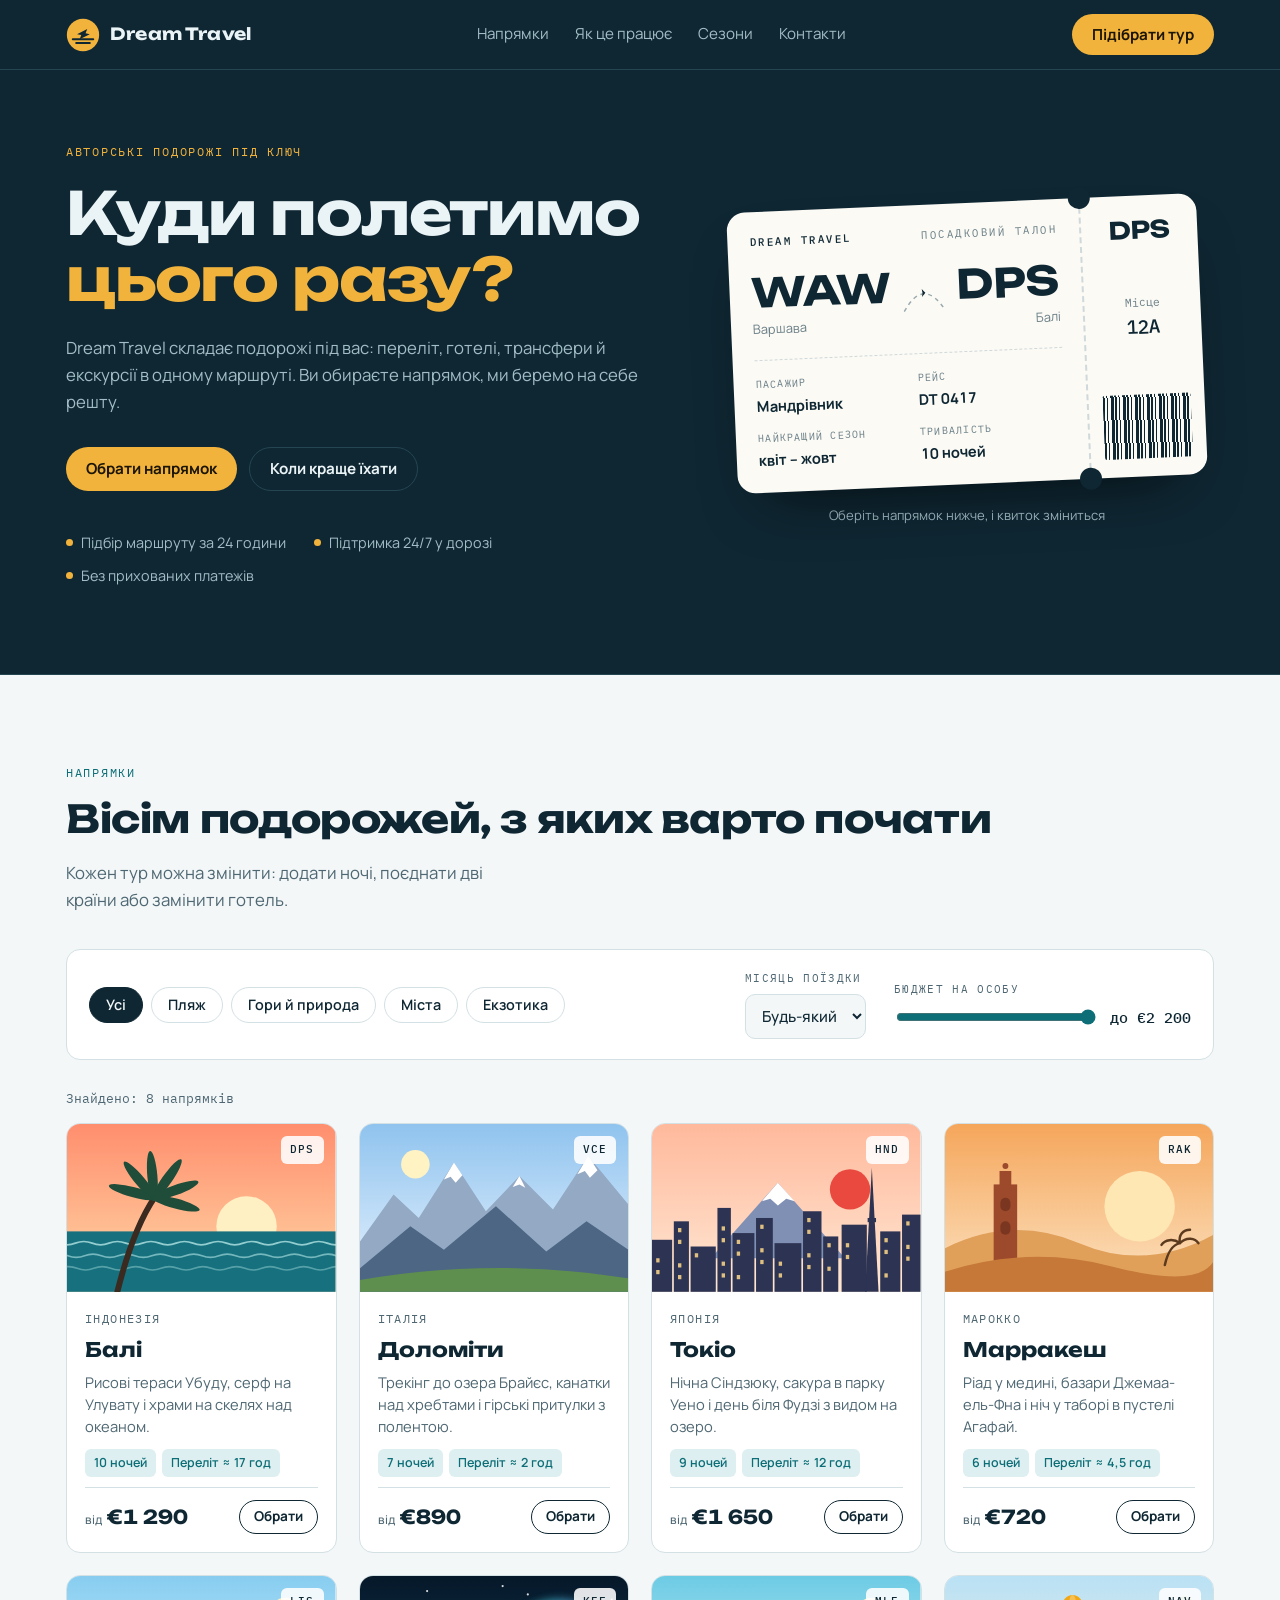
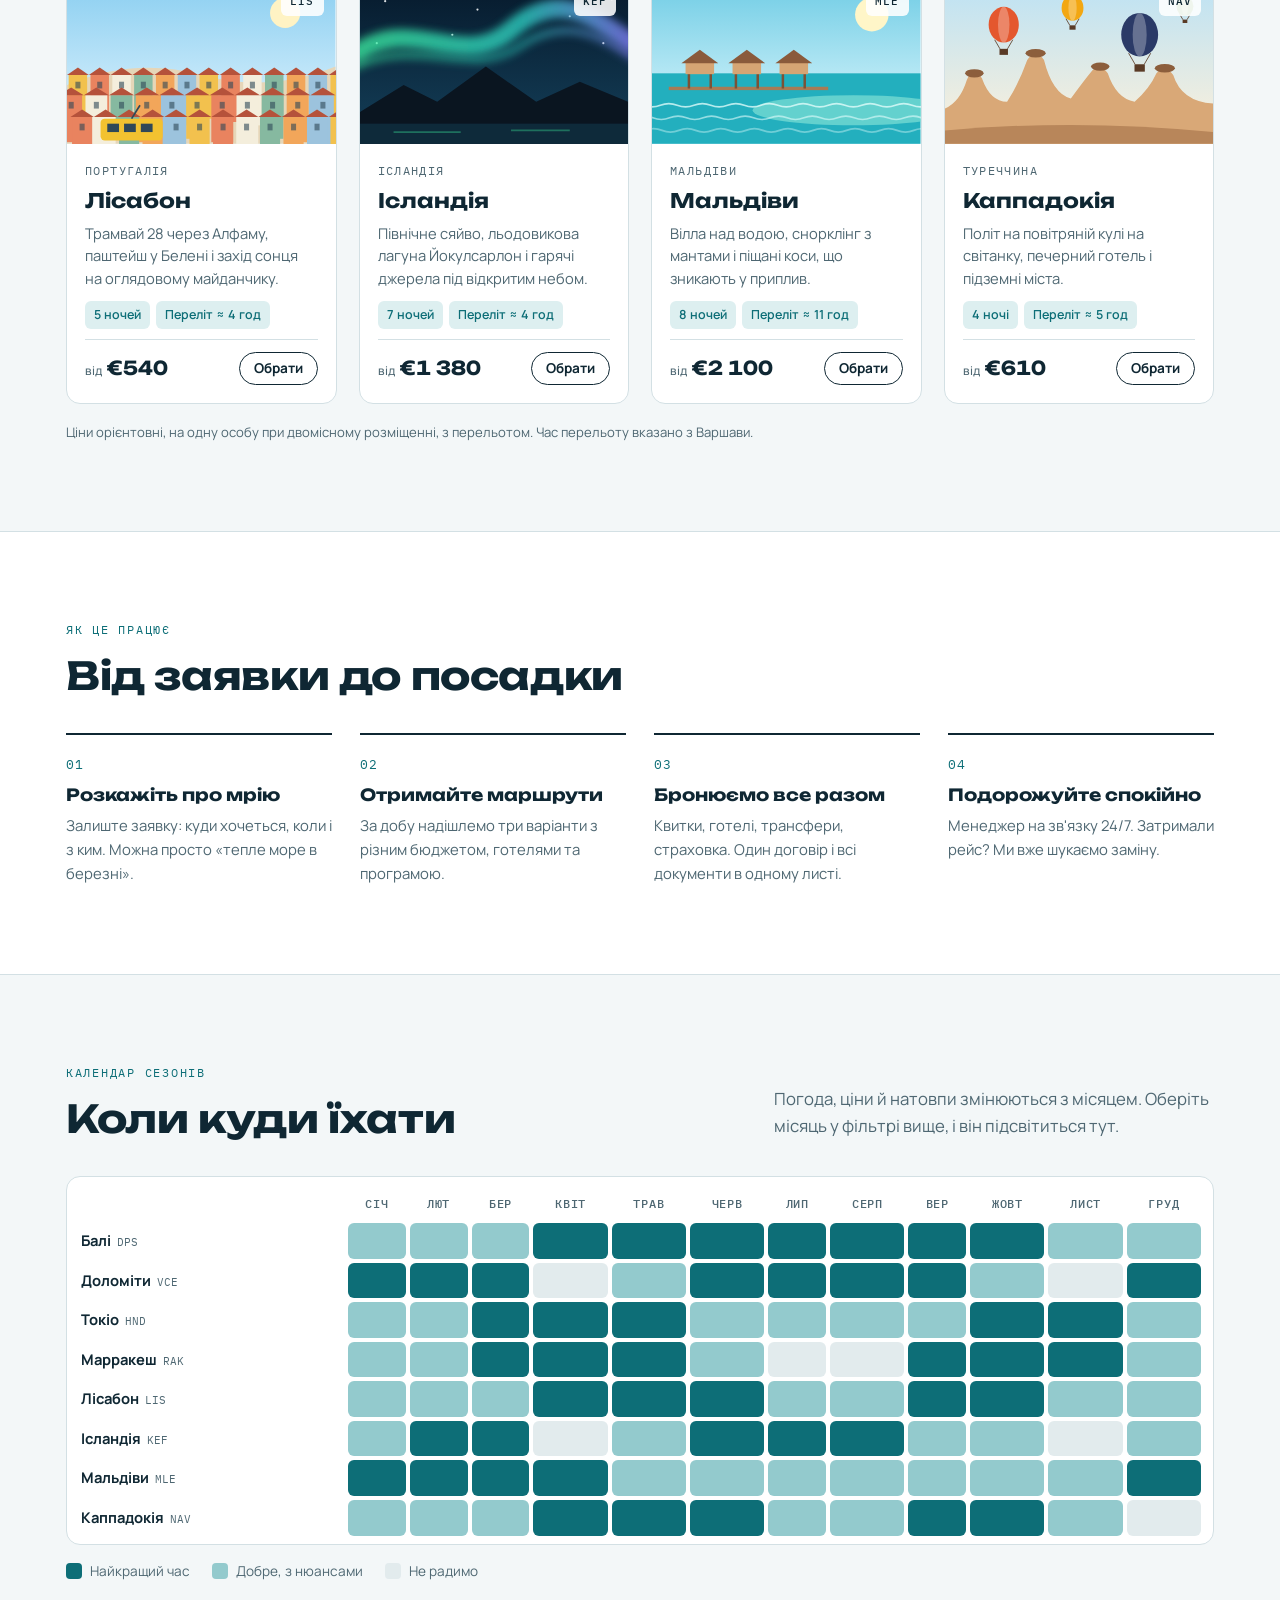
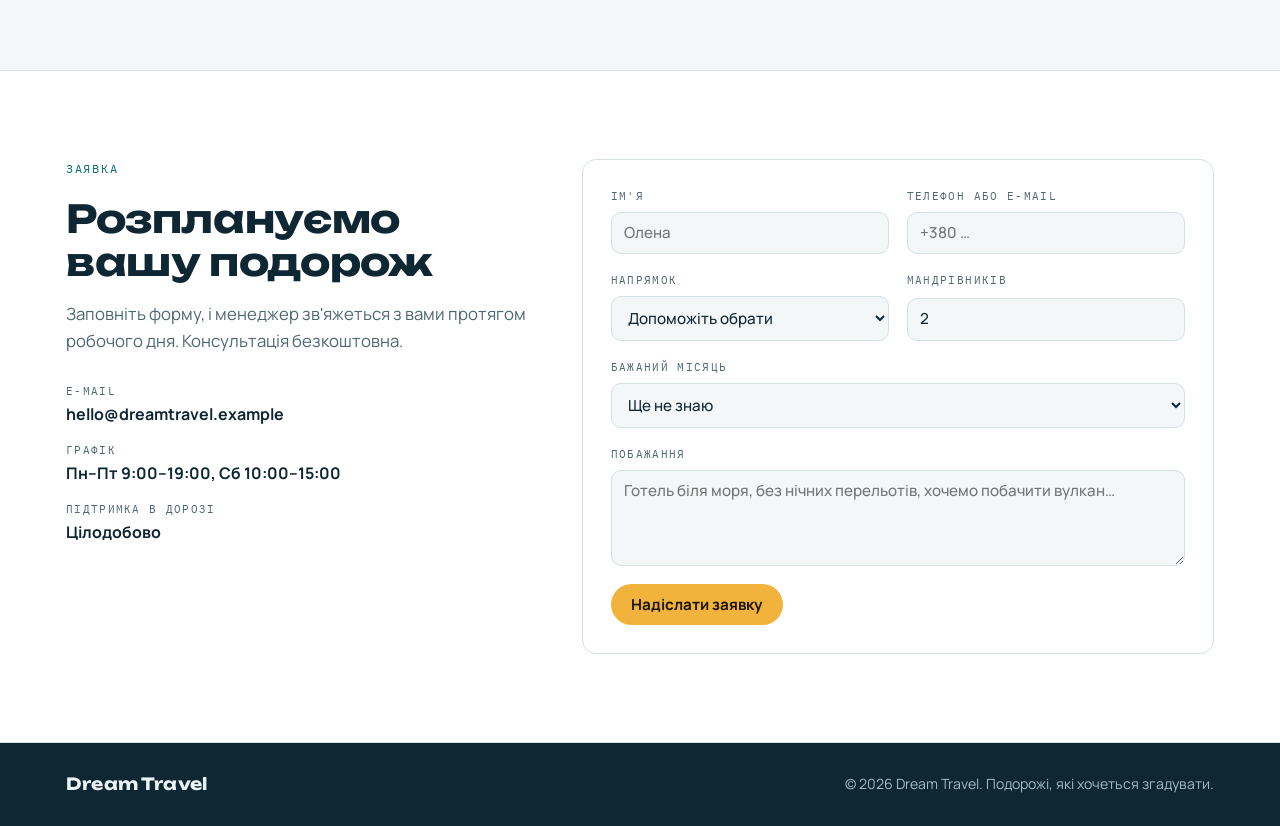
<file: dream-travel/index.html>
<!doctype html>
<html lang="uk">
<head>
<meta charset="utf-8">
<meta name="viewport" content="width=device-width, initial-scale=1, viewport-fit=cover">
<meta name="description" content="Dream Travel: авторські подорожі під ключ. Напрямки, календар сезонів і заявка на тур.">
<style>:root{padding-top:env(safe-area-inset-top,0px);padding-bottom:env(safe-area-inset-bottom,0px)}body{margin:0}img{max-width:100%}[hidden]{display:none!important}</style><title>Dream Travel</title>
<meta name="claude:viewport-fit-sides" content="cover">
<link rel="preconnect" href="https://fonts.googleapis.com">
<link rel="preconnect" href="https://fonts.gstatic.com" crossorigin>
<link rel="stylesheet" href="https://fonts.googleapis.com/css2?family=Unbounded:wght@500;700&family=Manrope:wght@400;500;700&family=IBM+Plex+Mono:wght@400;500&display=swap">
<style>
/* Layout: night-sky band with a live boarding pass, then a postcard grid, season chart and booking desk */
:root{
  --bg:#F3F7F8; --surface:#FFFFFF; --ink:#0F2733; --muted:#4E6772; --line:#D3E0E4;
  --sea:#0D6E77; --sea-soft:#DDEFF0; --sun:#F2B33D; --sun-ink:#1B1505;
  --band:#0F2733; --band-ink:#EAF3F5; --band-muted:#A3BDC6; --band-line:#264553;
  --ticket-bg:#FBFAF5; --ticket-ink:#0F2733; --ticket-muted:#6A7E86;
  --cal-2:#0D6E77; --cal-1:#93CACD; --cal-0:#E2EBED;
  --danger:#B3362B;
  --f-display:"Unbounded","Arial Black",system-ui,sans-serif;
  --f-body:"Manrope","Segoe UI",system-ui,sans-serif;
  --f-mono:"IBM Plex Mono",ui-monospace,Consolas,monospace;
  --radius:14px;
}
@media (prefers-color-scheme: dark){
  :root:not([data-theme="light"]){
    --bg:#0A171D; --surface:#11232B; --ink:#E6F0F2; --muted:#96B0BA; --line:#22404A;
    --sea:#55C2CA; --sea-soft:#14343C; --sun:#F4BE52; --sun-ink:#1B1505;
    --band:#06121A; --band-ink:#EAF3F5; --band-muted:#94AEB8; --band-line:#1C3540;
    --cal-2:#55C2CA; --cal-1:#2A6C72; --cal-0:#1A3139;
    --danger:#F08A7E;
    color-scheme:dark;
  }
}
:root[data-theme="dark"]{
  --bg:#0A171D; --surface:#11232B; --ink:#E6F0F2; --muted:#96B0BA; --line:#22404A;
  --sea:#55C2CA; --sea-soft:#14343C; --sun:#F4BE52; --sun-ink:#1B1505;
  --band:#06121A; --band-ink:#EAF3F5; --band-muted:#94AEB8; --band-line:#1C3540;
  --cal-2:#55C2CA; --cal-1:#2A6C72; --cal-0:#1A3139;
  --danger:#F08A7E;
  color-scheme:dark;
}
*{box-sizing:border-box}
html{scroll-behavior:smooth}
@media (prefers-reduced-motion: reduce){html{scroll-behavior:auto}*{animation:none!important;transition:none!important}}
body{background:var(--bg);color:var(--ink);font-family:var(--f-body);font-size:16px;line-height:1.6;-webkit-font-smoothing:antialiased}
body::before{content:"";position:fixed;inset:0 0 auto;height:env(safe-area-inset-top,0px);z-index:10;background:var(--band)}
.wrap{max-width:1180px;margin:0 auto;padding-left:max(16px,env(safe-area-inset-left,0px));padding-right:max(16px,env(safe-area-inset-right,0px))}
h1,h2,h3{font-family:var(--f-display);font-weight:700;line-height:1.12;text-wrap:balance;margin:0}
h2{font-size:clamp(1.6rem,3.2vw,2.4rem);letter-spacing:-.01em}
p{margin:0}
.eyebrow{font-family:var(--f-mono);font-size:.78rem;letter-spacing:.14em;text-transform:uppercase;color:var(--sea)}
.lead{color:var(--muted);max-width:60ch;font-size:1.05rem}
:focus-visible{outline:3px solid var(--sun);outline-offset:3px;border-radius:6px}
a{color:inherit}

/* Header */
.top{position:sticky;top:env(safe-area-inset-top,0px);z-index:20;background:var(--band);color:var(--band-ink);border-bottom:1px solid var(--band-line)}
.top .wrap{display:flex;align-items:center;justify-content:space-between;gap:16px;padding-block:14px}
.logo{display:flex;align-items:center;gap:10px;text-decoration:none;font-family:var(--f-display);font-weight:700;font-size:1.05rem;letter-spacing:.01em}
.logo svg{width:34px;height:34px;flex:none}
.nav{display:flex;gap:26px;font-size:.95rem}
.nav a{text-decoration:none;color:var(--band-muted);transition:color .2s}
.nav a:hover{color:var(--band-ink)}
.btn{display:inline-flex;align-items:center;justify-content:center;gap:8px;font:700 .95rem/1 var(--f-body);padding:13px 20px;border-radius:999px;border:0;cursor:pointer;text-decoration:none;transition:transform .15s,background .2s,box-shadow .2s}
.btn-sun{background:var(--sun);color:var(--sun-ink)}
.btn-sun:hover{transform:translateY(-1px);box-shadow:0 6px 18px -8px var(--sun)}
.btn-ghost{background:transparent;color:var(--band-ink);border:1.5px solid var(--band-line)}
.btn-ghost:hover{border-color:var(--band-muted)}
@media (max-width:820px){.nav{display:none}}

/* Hero */
.hero{background:var(--band);color:var(--band-ink);overflow:hidden;position:relative}
.hero::after{content:"";position:absolute;inset:auto 0 0;height:1px;background:var(--band-line)}
.hero .wrap{display:grid;grid-template-columns:1.1fr .9fr;gap:48px;align-items:center;padding-block:72px 88px}
.hero h1{font-size:clamp(2.1rem,5vw,3.7rem);letter-spacing:-.02em}
.hero h1 em{font-style:normal;color:var(--sun)}
.hero .lead{color:var(--band-muted);margin-top:22px}
.hero-cta{display:flex;flex-wrap:wrap;gap:12px;margin-top:32px}
.promises{display:flex;flex-wrap:wrap;gap:10px 28px;margin:40px 0 0;padding:0;list-style:none;font-size:.9rem;color:var(--band-muted)}
.promises li{display:flex;align-items:center;gap:8px}
.promises li::before{content:"";width:7px;height:7px;border-radius:50%;background:var(--sun)}
.hero-copy{min-width:0}
@media (max-width:900px){.hero .wrap{grid-template-columns:1fr;padding-block:48px 64px;gap:44px}}

/* Ticket */
.ticket-stage{display:flex;justify-content:center;min-width:0}
.ticket{display:grid;grid-template-columns:1fr 118px;width:100%;max-width:470px;background:var(--ticket-bg);color:var(--ticket-ink);border-radius:18px;transform:rotate(-2.5deg);box-shadow:0 30px 60px -30px rgba(0,0,0,.7)}
.t-main{padding:22px 22px 20px;min-width:0}
.t-head{display:flex;justify-content:space-between;gap:10px;font-family:var(--f-mono);font-size:.68rem;letter-spacing:.14em;text-transform:uppercase;color:var(--ticket-muted)}
.t-head b{color:var(--ticket-ink);font-weight:500}
.t-route{display:grid;grid-template-columns:auto 1fr auto;align-items:center;gap:12px;margin:22px 0 20px}
.t-code{font-family:var(--f-display);font-size:clamp(1.9rem,6vw,2.5rem);font-weight:700;line-height:1;letter-spacing:-.01em}
.t-city{font-size:.8rem;color:var(--ticket-muted);margin-top:6px}
.t-route .to{text-align:right}
.t-path{width:100%;height:34px;min-width:40px}
.t-grid{display:grid;grid-template-columns:repeat(2,minmax(0,1fr));gap:12px 16px;margin:0;border-top:1.5px dashed #CFD8DA;padding-top:16px}
.t-grid div{min-width:0}
.t-grid dt{font-family:var(--f-mono);font-size:.64rem;letter-spacing:.12em;text-transform:uppercase;color:var(--ticket-muted)}
.t-grid dd{margin:2px 0 0;font-weight:700;font-size:.92rem;font-variant-numeric:tabular-nums}
.t-stub{position:relative;border-left:2px dashed #CFD8DA;padding:22px 14px 18px;display:flex;flex-direction:column;justify-content:space-between;gap:10px;text-align:center}
.t-stub::before,.t-stub::after{content:"";position:absolute;left:-12px;width:22px;height:22px;border-radius:50%;background:var(--band)}
.t-stub::before{top:-11px}.t-stub::after{bottom:-11px}
.t-stub .t-code{font-size:1.5rem}
.seat{font-family:var(--f-mono);font-size:.72rem;color:var(--ticket-muted)}
.seat b{display:block;font-size:1.2rem;color:var(--ticket-ink);font-weight:500}
.barcode{height:64px;background:repeating-linear-gradient(90deg,#0F2733 0 2px,transparent 2px 4px,#0F2733 4px 5px,transparent 5px 8px,#0F2733 8px 11px,transparent 11px 12px);border-radius:2px}
.ticket.swap .t-dyn{animation:swap .5s ease}
@keyframes swap{0%{opacity:.15;transform:translateY(4px)}100%{opacity:1;transform:none}}
.t-hint{font-size:.82rem;color:var(--band-muted);text-align:center;margin-top:22px}
@media (max-width:460px){.ticket{grid-template-columns:1fr 92px;transform:rotate(-1.5deg)}.t-main{padding:18px 16px}.t-stub{padding:18px 10px}}

/* Sections */
section{scroll-margin-top:80px}
.sec{padding-block:88px}
.sec-head{display:flex;flex-wrap:wrap;justify-content:space-between;align-items:end;gap:20px 40px;margin-bottom:36px}
.sec-head > div{display:grid;gap:14px;min-width:0}

/* Filters */
.filters{display:grid;grid-template-columns:auto 1fr;gap:18px 32px;align-items:center;background:var(--surface);border:1px solid var(--line);border-radius:var(--radius);padding:20px 22px;margin-bottom:28px}
.chips{display:flex;flex-wrap:wrap;gap:8px}
.chip{font:600 .9rem/1 var(--f-body);padding:10px 16px;border-radius:999px;border:1.5px solid var(--line);background:transparent;color:var(--ink);cursor:pointer;transition:background .2s,border-color .2s}
.chip:hover{border-color:var(--sea)}
.chip[aria-pressed="true"]{background:var(--ink);color:var(--bg);border-color:var(--ink)}
.f-row{display:flex;flex-wrap:wrap;gap:16px 28px;justify-content:flex-end;align-items:center}
.field{display:grid;gap:6px;min-width:0}
.field label,.f-label{font-family:var(--f-mono);font-size:.7rem;letter-spacing:.12em;text-transform:uppercase;color:var(--muted)}
select,input,textarea{font:500 .95rem/1.3 var(--f-body);color:var(--ink);background:var(--bg);border:1.5px solid var(--line);border-radius:10px;padding:10px 12px;width:100%}
select:focus,input:focus,textarea:focus{outline:none;border-color:var(--sea)}
input[type=range]{padding:0;border:0;background:transparent;accent-color:var(--sea);width:200px;max-width:100%}
.budget-out{font-family:var(--f-mono);font-weight:500;font-variant-numeric:tabular-nums;color:var(--ink);font-size:.95rem}
.count{font-family:var(--f-mono);font-size:.82rem;color:var(--muted)}
@media (max-width:820px){.filters{grid-template-columns:1fr}.f-row{justify-content:flex-start}}

/* Cards */
.grid{display:grid;grid-template-columns:repeat(auto-fill,minmax(250px,1fr));gap:22px}
.card{background:var(--surface);border:1px solid var(--line);border-radius:var(--radius);overflow:hidden;display:flex;flex-direction:column;transition:transform .25s,box-shadow .25s}
.card:hover{transform:translateY(-4px);box-shadow:0 18px 40px -24px rgba(15,39,51,.45)}
.art{position:relative;aspect-ratio:16/10;max-width:100%;overflow:hidden}
.art svg{display:block;width:100%;height:100%}
.stamp{position:absolute;top:12px;right:12px;font-family:var(--f-mono);font-size:.7rem;font-weight:500;letter-spacing:.1em;background:rgba(255,255,255,.88);color:#0F2733;padding:5px 9px;border-radius:6px}
.best{position:absolute;left:12px;top:12px;font-size:.72rem;font-weight:700;background:var(--sun);color:var(--sun-ink);padding:5px 10px;border-radius:999px}
.c-body{padding:18px 18px 18px;display:flex;flex-direction:column;gap:10px;flex:1}
.c-country{font-family:var(--f-mono);font-size:.72rem;letter-spacing:.12em;text-transform:uppercase;color:var(--muted)}
.card h3{font-size:1.25rem}
.card p{color:var(--muted);font-size:.92rem;line-height:1.5}
.facts{display:flex;flex-wrap:wrap;gap:6px;margin:2px 0 0;padding:0;list-style:none}
.facts li{font-size:.78rem;font-weight:600;background:var(--sea-soft);color:var(--sea);padding:4px 9px;border-radius:6px}
.c-foot{display:flex;justify-content:space-between;align-items:center;gap:10px;margin-top:auto;padding-top:12px;border-top:1px solid var(--line)}
.price{font-family:var(--f-display);font-weight:700;font-size:1.2rem;font-variant-numeric:tabular-nums}
.price small{font-family:var(--f-body);font-weight:500;font-size:.75rem;color:var(--muted);margin-right:4px}
.pick{font:700 .85rem/1 var(--f-body);background:transparent;color:var(--ink);border:1.5px solid var(--ink);padding:9px 14px;border-radius:999px;cursor:pointer;transition:background .2s,color .2s}
.pick:hover{background:var(--ink);color:var(--bg)}
.empty{grid-column:1/-1;text-align:center;padding:48px 20px;border:1.5px dashed var(--line);border-radius:var(--radius);color:var(--muted);display:grid;gap:14px;justify-items:center}
.empty b{color:var(--ink);font-family:var(--f-display);font-size:1.1rem}
.note{font-size:.82rem;color:var(--muted);margin-top:18px}

/* Steps */
.steps-sec{background:var(--surface);border-block:1px solid var(--line)}
.steps{display:grid;grid-template-columns:repeat(4,minmax(0,1fr));gap:28px;margin:0;padding:0;list-style:none;counter-reset:s}
.steps li{display:grid;gap:10px;align-content:start;padding-top:20px;border-top:2px solid var(--ink);counter-increment:s}
.steps li::before{content:"0" counter(s);font-family:var(--f-mono);font-size:.8rem;color:var(--sea);letter-spacing:.1em}
.steps h3{font-size:1.05rem}
.steps p{color:var(--muted);font-size:.93rem}
@media (max-width:900px){.steps{grid-template-columns:repeat(2,minmax(0,1fr))}}
@media (max-width:520px){.steps{grid-template-columns:1fr}}

/* Season chart */
.cal-wrap{overflow-x:auto;background:var(--surface);border:1px solid var(--line);border-radius:var(--radius);padding:8px 8px 4px}
.cal{border-collapse:separate;border-spacing:4px;width:100%;min-width:720px}
.cal th{font-family:var(--f-mono);font-weight:500;font-size:.72rem;letter-spacing:.06em;color:var(--muted);text-transform:uppercase;padding:6px 2px}
.cal th.dest{text-align:left;font-family:var(--f-body);font-size:.92rem;font-weight:700;color:var(--ink);text-transform:none;letter-spacing:0;padding-right:12px;white-space:nowrap}
.cal th.dest span{font-family:var(--f-mono);font-weight:400;font-size:.7rem;color:var(--muted);margin-left:6px}
.cal td{height:30px;border-radius:6px;padding:0}
.cal td.l2{background:var(--cal-2)}.cal td.l1{background:var(--cal-1)}.cal td.l0{background:var(--cal-0)}
.cal .on{box-shadow:inset 0 0 0 2px var(--sun)}
.cal thead th.on{color:var(--ink);box-shadow:none;background:var(--sun);color:var(--sun-ink);border-radius:6px}
.legend{display:flex;flex-wrap:wrap;gap:8px 22px;margin-top:16px;font-size:.85rem;color:var(--muted)}
.legend span{display:inline-flex;align-items:center;gap:8px}
.legend i{width:16px;height:16px;border-radius:4px;display:inline-block}

/* Booking */
.book{display:grid;grid-template-columns:.85fr 1.15fr;gap:48px;align-items:start}
.book-info{display:grid;gap:18px;min-width:0}
.contact{display:grid;gap:14px;margin-top:10px;padding:0;list-style:none}
.contact li{display:grid;gap:2px}
.contact .f-label{font-size:.68rem}
.contact b{font-size:1rem;user-select:all}
.form{background:var(--surface);border:1px solid var(--line);border-radius:var(--radius);padding:28px;display:grid;grid-template-columns:repeat(2,minmax(0,1fr));gap:18px}
.form .full{grid-column:1/-1}
.form textarea{min-height:96px;resize:vertical}
.err{color:var(--danger);font-size:.82rem;min-height:0}
.form .btn{justify-self:start}
.done{grid-column:1/-1;display:grid;gap:10px;background:var(--sea-soft);border-radius:10px;padding:18px 20px}
.done b{font-family:var(--f-display);font-size:1.1rem}
.done p{color:var(--muted);font-size:.9rem}
@media (max-width:900px){.book{grid-template-columns:1fr;gap:32px}}
@media (max-width:520px){.form{grid-template-columns:1fr;padding:20px}}

/* Footer */
footer{background:var(--band);color:var(--band-muted);font-size:.88rem}
footer .wrap{display:flex;flex-wrap:wrap;justify-content:space-between;align-items:center;gap:16px;padding-block:28px}
footer .logo{color:var(--band-ink)}
</style>

</head>
<body>
<header class="top">
  <div class="wrap">
    <a class="logo" href="#top" aria-label="Dream Travel, на початок">
      <svg viewBox="0 0 40 40" aria-hidden="true"><circle cx="20" cy="20" r="19" fill="#F2B33D"/><path d="M8 25h24" stroke="#0F2733" stroke-width="2.4" stroke-linecap="round"/><path d="M12 29.5h16" stroke="#0F2733" stroke-width="2.4" stroke-linecap="round"/><path d="M13 19l12-6-2 5 5 1-12 6 2-5z" fill="#0F2733"/></svg>
      Dream Travel
    </a>
    <nav class="nav" aria-label="Розділи">
      <a href="#destinations">Напрямки</a>
      <a href="#how">Як це працює</a>
      <a href="#seasons">Сезони</a>
      <a href="#book">Контакти</a>
    </nav>
    <a class="btn btn-sun" href="#book">Підібрати тур</a>
  </div>
</header>

<main id="top">
  <section class="hero">
    <div class="wrap">
      <div class="hero-copy">
        <p class="eyebrow" style="color:var(--sun)">Авторські подорожі під ключ</p>
        <h1 style="margin-top:18px">Куди полетимо <em>цього разу?</em></h1>
        <p class="lead">Dream Travel складає подорожі під вас: переліт, готелі, трансфери й екскурсії в одному маршруті. Ви обираєте напрямок, ми беремо на себе решту.</p>
        <div class="hero-cta">
          <a class="btn btn-sun" href="#destinations">Обрати напрямок</a>
          <a class="btn btn-ghost" href="#seasons">Коли краще їхати</a>
        </div>
        <ul class="promises">
          <li>Підбір маршруту за 24 години</li>
          <li>Підтримка 24/7 у дорозі</li>
          <li>Без прихованих платежів</li>
        </ul>
      </div>
      <div>
        <div class="ticket-stage">
          <div class="ticket" id="ticket" aria-live="polite">
            <div class="t-main">
              <div class="t-head"><b>Dream Travel</b><span>Посадковий талон</span></div>
              <div class="t-route">
                <div><div class="t-code">WAW</div><div class="t-city">Варшава</div></div>
                <svg class="t-path" viewBox="0 0 120 34" preserveAspectRatio="none" aria-hidden="true"><path d="M2 28 Q60 -6 118 28" fill="none" stroke="#9AAAB0" stroke-width="1.5" stroke-dasharray="4 4" vector-effect="non-scaling-stroke"/><path d="M54 6l10 4-10 4 2-4z" fill="#0F2733"/></svg>
                <div class="to t-dyn"><div class="t-code" id="tCode">DPS</div><div class="t-city" id="tCity">Балі</div></div>
              </div>
              <dl class="t-grid t-dyn">
                <div><dt>Пасажир</dt><dd>Мандрівник</dd></div>
                <div><dt>Рейс</dt><dd id="tFlight">DT 0417</dd></div>
                <div><dt>Найкращий сезон</dt><dd id="tSeason">квіт – жовт</dd></div>
                <div><dt>Тривалість</dt><dd id="tNights">10 ночей</dd></div>
              </dl>
            </div>
            <div class="t-stub">
              <div class="t-dyn"><div class="t-code" id="tCode2">DPS</div></div>
              <div class="seat">Місце<b>12A</b></div>
              <div class="barcode" aria-hidden="true"></div>
            </div>
          </div>
        </div>
        <p class="t-hint" id="tHint">Оберіть напрямок нижче, і квиток зміниться</p>
      </div>
    </div>
  </section>

  <section class="sec" id="destinations">
    <div class="wrap">
      <div class="sec-head">
        <div>
          <p class="eyebrow">Напрямки</p>
          <h2>Вісім подорожей, з яких варто почати</h2>
        </div>
        <p class="lead" style="max-width:44ch">Кожен тур можна змінити: додати ночі, поєднати дві країни або замінити готель.</p>
      </div>

      <div class="filters" role="search" aria-label="Фільтр турів">
        <div class="chips" id="chips">
          <button class="chip" data-cat="all" aria-pressed="true">Усі</button>
          <button class="chip" data-cat="beach" aria-pressed="false">Пляж</button>
          <button class="chip" data-cat="mount" aria-pressed="false">Гори й природа</button>
          <button class="chip" data-cat="city" aria-pressed="false">Міста</button>
          <button class="chip" data-cat="exotic" aria-pressed="false">Екзотика</button>
        </div>
        <div class="f-row">
          <div class="field">
            <label for="fMonth">Місяць поїздки</label>
            <select id="fMonth"></select>
          </div>
          <div class="field">
            <span class="f-label" id="budgetLbl">Бюджет на особу</span>
            <div style="display:flex;align-items:center;gap:12px">
              <input type="range" id="fBudget" min="500" max="2200" step="50" value="2200" aria-labelledby="budgetLbl">
              <output class="budget-out" id="budgetOut" for="fBudget">до €2 200</output>
            </div>
          </div>
        </div>
      </div>
      <p class="count" id="count" aria-live="polite"></p>
      <div class="grid" id="grid" style="margin-top:14px"></div>
      <p class="note">Ціни орієнтовні, на одну особу при двомісному розміщенні, з перельотом. Час перельоту вказано з Варшави.</p>
    </div>
  </section>

  <section class="sec steps-sec" id="how">
    <div class="wrap">
      <div class="sec-head">
        <div>
          <p class="eyebrow">Як це працює</p>
          <h2>Від заявки до посадки</h2>
        </div>
      </div>
      <ol class="steps">
        <li><h3>Розкажіть про мрію</h3><p>Залиште заявку: куди хочеться, коли і з ким. Можна просто «тепле море в березні».</p></li>
        <li><h3>Отримайте маршрути</h3><p>За добу надішлемо три варіанти з різним бюджетом, готелями та програмою.</p></li>
        <li><h3>Бронюємо все разом</h3><p>Квитки, готелі, трансфери, страховка. Один договір і всі документи в одному листі.</p></li>
        <li><h3>Подорожуйте спокійно</h3><p>Менеджер на зв'язку 24/7. Затримали рейс? Ми вже шукаємо заміну.</p></li>
      </ol>
    </div>
  </section>

  <section class="sec" id="seasons">
    <div class="wrap">
      <div class="sec-head">
        <div>
          <p class="eyebrow">Календар сезонів</p>
          <h2>Коли куди їхати</h2>
        </div>
        <p class="lead" style="max-width:44ch">Погода, ціни й натовпи змінюються з місяцем. Оберіть місяць у фільтрі вище, і він підсвітиться тут.</p>
      </div>
      <div class="cal-wrap">
        <table class="cal" id="cal"></table>
      </div>
      <div class="legend">
        <span><i style="background:var(--cal-2)"></i>Найкращий час</span>
        <span><i style="background:var(--cal-1)"></i>Добре, з нюансами</span>
        <span><i style="background:var(--cal-0)"></i>Не радимо</span>
      </div>
    </div>
  </section>

  <section class="sec steps-sec" id="book">
    <div class="wrap book">
      <div class="book-info">
        <p class="eyebrow">Заявка</p>
        <h2>Розплануємо вашу подорож</h2>
        <p class="lead">Заповніть форму, і менеджер зв'яжеться з вами протягом робочого дня. Консультація безкоштовна.</p>
        <ul class="contact">
          <li><span class="f-label">E-mail</span><b>hello@dreamtravel.example</b></li>
          <li><span class="f-label">Графік</span><b>Пн–Пт 9:00–19:00, Сб 10:00–15:00</b></li>
          <li><span class="f-label">Підтримка в дорозі</span><b>Цілодобово</b></li>
        </ul>
      </div>
      <form class="form" id="form" novalidate>
        <div class="field">
          <label for="bName">Ім'я</label>
          <input id="bName" name="name" autocomplete="name" placeholder="Олена">
        </div>
        <div class="field">
          <label for="bContact">Телефон або e-mail</label>
          <input id="bContact" name="contact" placeholder="+380 …">
        </div>
        <div class="field">
          <label for="bDest">Напрямок</label>
          <select id="bDest" name="dest"></select>
        </div>
        <div class="field">
          <label for="bPeople">Мандрівників</label>
          <input id="bPeople" name="people" type="number" min="1" max="20" value="2">
        </div>
        <div class="field full">
          <label for="bMonth">Бажаний місяць</label>
          <select id="bMonth" name="month"></select>
        </div>
        <div class="field full">
          <label for="bMsg">Побажання</label>
          <textarea id="bMsg" name="msg" placeholder="Готель біля моря, без нічних перельотів, хочемо побачити вулкан…"></textarea>
        </div>
        <p class="err full" id="err" hidden></p>
        <button class="btn btn-sun full" type="submit">Надіслати заявку</button>
        <div class="done" id="done" hidden>
          <b id="doneTitle"></b>
          <p id="doneText"></p>
          <p>Це демо-версія сайту: форма ще не підключена до пошти чи CRM, тож заявка нікуди не надсилається.</p>
        </div>
      </form>
    </div>
  </section>
</main>

<footer>
  <div class="wrap">
    <span class="logo">Dream Travel</span>
    <span>© 2026 Dream Travel. Подорожі, які хочеться згадувати.</span>
  </div>
</footer>

<script>
(function(){
const MONTHS=['Січень','Лютий','Березень','Квітень','Травень','Червень','Липень','Серпень','Вересень','Жовтень','Листопад','Грудень'];
const MSHORT=['січ','лют','бер','квіт','трав','черв','лип','серп','вер','жовт','лист','груд'];

/* ---------- illustrations ---------- */
const W=s=>`<svg viewBox="0 0 320 200" preserveAspectRatio="xMidYMid slice" aria-hidden="true">${s}</svg>`;
const sky=(id,a,b)=>`<defs><linearGradient id="${id}" x1="0" y1="0" x2="0" y2="1"><stop offset="0" stop-color="${a}"/><stop offset="1" stop-color="${b}"/></linearGradient></defs><rect width="320" height="200" fill="url(#${id})"/>`;
const waves=(y,c)=>{let p='';for(let i=0;i<3;i++){p+=`<path d="M${-30+i*11} ${y+14+i*15} q10 -4 20 0${' t20 0'.repeat(18)}" fill="none" stroke="${c}" stroke-width="2" stroke-linecap="round" opacity="${(.75-i*.18).toFixed(2)}"/>`}return p};
const ART={
  bali:()=>{let leaves='';[-165,-130,-95,-55,-20,15].forEach(a=>{leaves+=`<ellipse cx="104" cy="88" rx="30" ry="6" fill="#1F4D3A" transform="rotate(${a} 104 88) translate(26 0)"/>`});
    return W(sky('gBali','#FF8E6E','#FFD9A6')+`<circle cx="214" cy="122" r="36" fill="#FFF0C4"/><rect y="128" width="320" height="72" fill="#16707E"/>`+waves(128,'#BCEDEB')+`<path d="M60 200 C70 160 84 118 104 88" stroke="#3A2A1F" stroke-width="7" fill="none" stroke-linecap="round"/>`+leaves)},
  maldives:()=>{let b='';[40,96,152].forEach(x=>{b+=`<path d="M${x+4} 116v18M${x+30} 116v18" stroke="#7B5236" stroke-width="3"/><rect x="${x}" y="103" width="34" height="14" fill="#D6A574"/><polygon points="${x-5},104 ${x+17},88 ${x+39},104" fill="#8A5A3B"/>`});
    return W(sky('gMal','#6CCBE4','#E8FBFF')+`<circle cx="262" cy="46" r="20" fill="#FFF6C8"/><rect y="116" width="320" height="84" fill="#23AFBE"/><ellipse cx="240" cy="160" rx="120" ry="18" fill="#7FE0D6" opacity=".7"/><rect x="20" y="132" width="190" height="4" fill="#A87B55"/>`+b+waves(140,'#E8FFFD'))},
  dolomites:()=>W(sky('gDol','#8FC3EE','#EAF4FF')+`<circle cx="66" cy="48" r="17" fill="#FFF3C4"/><polygon points="0,140 40,84 70,112 112,46 150,104 190,62 230,102 272,38 320,96 320,200 0,200" fill="#93A9C4"/><polygon points="112,46 100,66 108,63 114,70 122,61" fill="#fff"/><polygon points="272,38 259,60 268,56 274,64 283,55" fill="#fff"/><polygon points="190,62 182,75 190,72 197,76" fill="#fff"/><polygon points="0,172 60,122 100,150 162,98 222,152 270,116 320,150 320,200 0,200" fill="#4C6684"/><path d="M0 186 Q160 158 320 184 V200 H0Z" fill="#5E8F4E"/>`),
  iceland:()=>{let st='';[[30,30],[80,18],[140,40],[200,22],[250,48],[300,28],[110,70],[290,80],[20,80],[170,12]].forEach(([x,y])=>st+=`<circle cx="${x}" cy="${y}" r="1.3" fill="#fff" opacity=".85"/>`);
    return W(sky('gIce','#06182A','#14405A')+`<defs><linearGradient id="gAur" x1="0" x2="1"><stop offset="0" stop-color="#3DF2A0"/><stop offset=".6" stop-color="#2FD6C8"/><stop offset="1" stop-color="#8A7BFF"/></linearGradient><filter id="fBlur" x="-10%" y="-50%" width="120%" height="200%"><feGaussianBlur stdDeviation="5"/></filter></defs>`+st+`<path d="M-10 96 C60 40 120 116 180 64 S280 52 330 84" stroke="url(#gAur)" stroke-width="22" fill="none" opacity=".75" filter="url(#fBlur)"/><path d="M-10 110 C70 70 130 124 190 84 S290 76 330 100" stroke="url(#gAur)" stroke-width="8" fill="none" opacity=".55" filter="url(#fBlur)"/><polygon points="0,162 52,130 92,150 150,108 210,150 262,126 320,150 320,200 0,200" fill="#0A1520"/><rect y="176" width="320" height="24" fill="#0E2A3A"/><path d="M40 186h80M180 184h70" stroke="#3DF2A0" stroke-width="2" opacity=".35"/>`)},
  tokyo:()=>{const bl=[[0,24,62],[26,18,84],[46,30,54],[78,16,100],[96,26,70],[124,20,88],[146,32,58],[180,22,96],[204,18,66],[226,30,80],[272,24,72],[298,22,92]];let s='';
    bl.forEach(([x,w,h],i)=>{s+=`<rect x="${x}" y="${200-h}" width="${w}" height="${h}" fill="#2D3352"/>`;for(let r=0;r<Math.floor(h/14)-1;r++){if((i+r)%3!==0)s+=`<rect x="${x+5}" y="${200-h+8+r*14}" width="4" height="5" fill="#FFD98A" opacity=".85"/>`}});
    return W(sky('gTok','#FFB99C','#FFE8D4')+`<circle cx="236" cy="78" r="24" fill="#E9493F"/><polygon points="70,160 150,70 230,160" fill="#8090B5"/><polygon points="150,70 131,92 141,89 150,97 160,89 170,92" fill="#fff"/><polygon points="254,200 262,52 270,200" fill="#2D3352"/><rect x="257" y="112" width="10" height="5" fill="#2D3352"/>`+s)},
  lisbon:()=>{const cols=['#F2C14E','#E9835F','#F4EEDC','#86B9A0','#F2A65A','#9CC3DD'];let s='';let k=0;
    [[118,10,22],[142,0,26],[168,14,24]].forEach(([y,off,w])=>{for(let x=off-8;x<330;x+=w+4){const h=22+(k%3)*4;s+=`<rect x="${x}" y="${y}" width="${w}" height="${h+30}" fill="${cols[k%cols.length]}"/><polygon points="${x-2},${y} ${x+w/2},${y-9} ${x+w+2},${y}" fill="#B5523B"/><rect x="${x+w/2-3}" y="${y+8}" width="6" height="8" fill="#2F4858" opacity=".6"/>`;k++}});
    return W(sky('gLis','#87CDF0','#E8F7FF')+`<circle cx="260" cy="44" r="18" fill="#FFF3C4"/><path d="M0 130 Q80 96 160 118 T320 108 V200 H0Z" fill="#E6D6B8"/>`+s+`<rect x="40" y="170" width="74" height="26" rx="5" fill="#F2C230"/><rect x="48" y="176" width="14" height="10" fill="#2F4858"/><rect x="68" y="176" width="14" height="10" fill="#2F4858"/><rect x="88" y="176" width="14" height="10" fill="#2F4858"/><path d="M77 170 l10 -16" stroke="#2F4858" stroke-width="2"/>`)},
  marrakech:()=>W(sky('gMar','#F5A65B','#FCE3C2')+`<circle cx="232" cy="98" r="42" fill="#FFE7B3"/><path d="M0 148 Q80 108 160 142 T320 132 V200 H0Z" fill="#E0A05A"/><rect x="58" y="72" width="28" height="92" fill="#9C4A2B"/><rect x="65" y="56" width="14" height="17" fill="#9C4A2B"/><circle cx="72" cy="50" r="3.5" fill="#9C4A2B"/><rect x="66" y="88" width="12" height="16" rx="6" fill="#7A3620"/><rect x="66" y="116" width="12" height="16" rx="6" fill="#7A3620"/><path d="M0 176 Q100 144 200 170 T320 164 V200 H0Z" fill="#C67838"/><path d="M262 168 c4 -18 10 -24 18 -26 M280 142 c-8 -6 -18 -4 -22 2 M280 142 c8 -8 18 -6 22 0 M280 142 c-2 -10 4 -16 12 -16" stroke="#5B3A1E" stroke-width="3" fill="none" stroke-linecap="round"/>`),
  cappadocia:()=>{let b='';[[70,58,18,'#E4572E'],[152,38,13,'#F3A712'],[232,70,22,'#2B3A67'],[286,36,10,'#7FB069']].forEach(([x,y,r,c])=>{b+=`<ellipse cx="${x}" cy="${y}" rx="${r}" ry="${r*1.18}" fill="${c}"/><ellipse cx="${x}" cy="${y}" rx="${r*.38}" ry="${r*1.18}" fill="#fff" opacity=".28"/><path d="M${x-r*.6} ${y+r*1.0} L${x-r*.25} ${y+r*1.6} M${x+r*.6} ${y+r*1.0} L${x+r*.25} ${y+r*1.6}" stroke="#5A3B26" stroke-width="1"/><rect x="${x-r*.28}" y="${y+r*1.6}" width="${r*.56}" height="${r*.4}" fill="#5A3B26"/>`});
    return W(sky('gCap','#B9E1F5','#FFF1DA')+b+`<path d="M0 200 V158 Q18 150 26 124 Q34 104 44 122 Q54 150 74 150 Q88 128 98 100 Q108 86 118 100 Q128 140 150 146 Q166 124 176 112 Q186 104 194 116 Q204 146 226 150 Q244 134 252 116 Q262 104 272 118 Q282 150 320 152 V200Z" fill="#D9A877"/><ellipse cx="35" cy="116" rx="11" ry="5" fill="#8C5E3C"/><ellipse cx="108" cy="92" rx="12" ry="5" fill="#8C5E3C"/><ellipse cx="185" cy="108" rx="11" ry="5" fill="#8C5E3C"/><ellipse cx="262" cy="110" rx="12" ry="5" fill="#8C5E3C"/><path d="M0 184 Q160 170 320 186 V200 H0Z" fill="#B8865A"/>`)}
};

/* ---------- data ---------- */
const D=[
 {id:'bali',name:'Балі',country:'Індонезія',code:'DPS',cat:'beach',nights:10,price:1290,flight:'≈ 17 год',desc:'Рисові тераси Убуду, серф на Улувату і храми на скелях над океаном.',s:[1,1,1,2,2,2,2,2,2,2,1,1]},
 {id:'dolomites',name:'Доломіти',country:'Італія',code:'VCE',cat:'mount',nights:7,price:890,flight:'≈ 2 год',desc:'Трекінг до озера Брайєс, канатки над хребтами і гірські притулки з полентою.',s:[2,2,2,0,1,2,2,2,2,1,0,2]},
 {id:'tokyo',name:'Токіо',country:'Японія',code:'HND',cat:'city',nights:9,price:1650,flight:'≈ 12 год',desc:'Нічна Сіндзюку, сакура в парку Уено і день біля Фудзі з видом на озеро.',s:[1,1,2,2,2,1,1,1,1,2,2,1]},
 {id:'marrakech',name:'Марракеш',country:'Марокко',code:'RAK',cat:'exotic',nights:6,price:720,flight:'≈ 4,5 год',desc:'Ріад у медині, базари Джемаа-ель-Фна і ніч у таборі в пустелі Агафай.',s:[1,1,2,2,2,1,0,0,2,2,2,1]},
 {id:'lisbon',name:'Лісабон',country:'Португалія',code:'LIS',cat:'city',nights:5,price:540,flight:'≈ 4 год',desc:'Трамвай 28 через Алфаму, паштейш у Белені і захід сонця на оглядовому майданчику.',s:[1,1,1,2,2,2,1,1,2,2,1,1]},
 {id:'iceland',name:'Ісландія',country:'Ісландія',code:'KEF',cat:'mount',nights:7,price:1380,flight:'≈ 4 год',desc:'Північне сяйво, льодовикова лагуна Йокулсарлон і гарячі джерела під відкритим небом.',s:[1,2,2,0,1,2,2,2,1,1,0,1]},
 {id:'maldives',name:'Мальдіви',country:'Мальдіви',code:'MLE',cat:'beach',nights:8,price:2100,flight:'≈ 11 год',desc:'Вілла над водою, снорклінг з мантами і піщані коси, що зникають у приплив.',s:[2,2,2,2,1,1,1,1,1,1,1,2]},
 {id:'cappadocia',name:'Каппадокія',country:'Туреччина',code:'NAV',cat:'exotic',nights:4,price:610,flight:'≈ 5 год',desc:'Політ на повітряній кулі на світанку, печерний готель і підземні міста.',s:[1,1,1,2,2,2,1,1,2,2,1,0]}
];
const byId=Object.fromEntries(D.map(d=>[d.id,d]));
const eur=n=>'€'+n.toLocaleString('uk-UA').replace(/ |,/g,' ');
const nightsWord=n=>{const a=n%10,b=n%100;if(a===1&&b!==11)return n+' ніч';if(a>=2&&a<=4&&(b<10||b>=20))return n+' ночі';return n+' ночей'};
const seasonText=s=>{const idx=s.map((v,i)=>v===2?i:-1).filter(i=>i>=0);if(!idx.length)return '—';
  // find longest run (circular)
  let best=[0,0];for(const st of idx){let len=0;while(s[(st+len)%12]===2&&len<12)len++;if(len>best[1])best=[st,len]}
  return best[1]>=12?'цілий рік':MSHORT[best[0]]+' – '+MSHORT[(best[0]+best[1]-1)%12]};

/* ---------- render cards ---------- */
const grid=document.getElementById('grid');
D.forEach(d=>{
  const el=document.createElement('article');el.className='card';el.dataset.id=d.id;
  el.innerHTML=`<div class="art">${ART[d.id]()}<span class="stamp">${d.code}</span><span class="best" hidden>Найкращий сезон</span></div>
  <div class="c-body"><span class="c-country">${d.country}</span><h3>${d.name}</h3><p>${d.desc}</p>
  <ul class="facts"><li>${nightsWord(d.nights)}</li><li>Переліт ${d.flight}</li></ul>
  <div class="c-foot"><span class="price"><small>від</small>${eur(d.price)}</span><button class="pick" type="button" data-id="${d.id}">Обрати</button></div></div>`;
  grid.appendChild(el);
});
const empty=document.createElement('div');empty.className='empty';empty.hidden=true;
empty.innerHTML='<b>Таких турів поки немає</b><span>Збільште бюджет або оберіть інший місяць чи тип відпочинку.</span><button class="pick" type="button" id="reset">Скинути фільтри</button>';
grid.appendChild(empty);

/* ---------- selects ---------- */
const fMonth=document.getElementById('fMonth'),bMonth=document.getElementById('bMonth'),bDest=document.getElementById('bDest');
fMonth.innerHTML='<option value="-1">Будь-який</option>'+MONTHS.map((m,i)=>`<option value="${i}">${m}</option>`).join('');
bMonth.innerHTML='<option value="">Ще не знаю</option>'+MONTHS.map((m,i)=>`<option value="${i}">${m}</option>`).join('');
bDest.innerHTML='<option value="">Допоможіть обрати</option>'+D.map(d=>`<option value="${d.id}">${d.name}, ${d.country}</option>`).join('');

/* ---------- calendar ---------- */
const cal=document.getElementById('cal');
function renderCal(sel){
  let h='<thead><tr><th scope="col"><span hidden>Напрямок</span></th>'+MSHORT.map((m,i)=>`<th scope="col" class="${i===sel?'on':''}">${m}</th>`).join('')+'</tr></thead><tbody>';
  const lbl=['не радимо','добре, з нюансами','найкращий час'];
  D.forEach(d=>{h+=`<tr><th scope="row" class="dest">${d.name}<span>${d.code}</span></th>`+d.s.map((v,i)=>`<td class="l${v}${i===sel?' on':''}" title="${d.name}, ${MONTHS[i].toLowerCase()}: ${lbl[v]}"><span hidden>${lbl[v]}</span></td>`).join('')+'</tr>'});
  cal.innerHTML=h+'</tbody>';
}

/* ---------- filtering ---------- */
let cat='all';
const fBudget=document.getElementById('fBudget'),budgetOut=document.getElementById('budgetOut'),count=document.getElementById('count');
function apply(){
  const m=+fMonth.value,max=+fBudget.value;
  budgetOut.textContent='до '+eur(max);
  let n=0;
  grid.querySelectorAll('.card').forEach(c=>{
    const d=byId[c.dataset.id];
    const ok=(cat==='all'||d.cat===cat)&&d.price<=max&&(m<0||d.s[m]>=1);
    c.hidden=!ok;if(ok)n++;
    c.querySelector('.best').hidden=!(m>=0&&d.s[m]===2);
  });
  empty.hidden=n>0;
  const w=n===1?'напрямок':(n>=2&&n<=4?'напрямки':'напрямків');
  count.textContent=`Знайдено: ${n} ${w}`+(m>=0?` · ${MONTHS[m].toLowerCase()}`:'');
  renderCal(m);
}
document.getElementById('chips').addEventListener('click',e=>{
  const b=e.target.closest('.chip');if(!b)return;cat=b.dataset.cat;
  document.querySelectorAll('.chip').forEach(c=>c.setAttribute('aria-pressed',c===b?'true':'false'));apply();
});
fMonth.addEventListener('change',apply);fBudget.addEventListener('input',apply);
grid.addEventListener('click',e=>{
  if(e.target.id==='reset'){cat='all';fMonth.value='-1';fBudget.value=fBudget.max;document.querySelectorAll('.chip').forEach(c=>c.setAttribute('aria-pressed',c.dataset.cat==='all'?'true':'false'));apply();return}
  const p=e.target.closest('.pick[data-id]');if(!p)return;
  pick(p.dataset.id,true);
});

/* ---------- ticket ---------- */
const ticket=document.getElementById('ticket');let auto=true,ti=0;
function setTicket(d){
  document.getElementById('tCode').textContent=d.code;document.getElementById('tCode2').textContent=d.code;
  document.getElementById('tCity').textContent=d.name;
  document.getElementById('tFlight').textContent='DT '+String(1000+D.indexOf(d)*137+417).slice(-4);
  document.getElementById('tSeason').textContent=seasonText(d.s);
  document.getElementById('tNights').textContent=nightsWord(d.nights);
  ticket.classList.remove('swap');void ticket.offsetWidth;ticket.classList.add('swap');
}
function pick(id,scroll){
  const d=byId[id];auto=false;setTicket(d);bDest.value=id;
  document.getElementById('tHint').textContent=`${d.name}: ${nightsWord(d.nights)}, від ${eur(d.price)}. Напрямок уже вписано в заявку.`;
  if(scroll)document.getElementById('book').scrollIntoView({block:'start'});
}
const reduce=window.matchMedia&&window.matchMedia('(prefers-reduced-motion: reduce)').matches;
if(!reduce)setInterval(()=>{if(!auto||document.hidden)return;ti=(ti+1)%D.length;setTicket(D[ti])},4500);

/* ---------- form ---------- */
const form=document.getElementById('form'),err=document.getElementById('err'),done=document.getElementById('done');
bDest.addEventListener('change',()=>{if(bDest.value){auto=false;setTicket(byId[bDest.value])}});
form.addEventListener('submit',e=>{
  e.preventDefault();
  const $=id=>document.getElementById(id);
  const name=$('bName').value.trim(),contact=$('bContact').value.trim();
  const problems=[];
  if(!name)problems.push('вкажіть ім\'я');
  if(!contact)problems.push('залиште телефон або e-mail');
  else if(!/@/.test(contact)&&contact.replace(/\D/g,'').length<9)problems.push('перевірте контакт: потрібен e-mail або номер з кодом');
  if(problems.length){err.textContent='Щоб надіслати заявку, '+problems.join(' і ')+'.';err.hidden=false;done.hidden=true;return}
  err.hidden=true;
  const d=byId[bDest.value],m=bMonth.value;
  $('doneTitle').textContent=`Дякуємо, ${name}!`;
  $('doneText').textContent=`Заявка: ${d?d.name:'підбір напрямку'}, ${$('bPeople').value||1} мандр.`+(m!==''?`, ${MONTHS[m].toLowerCase()}`:'')+`. Менеджер зв'яжеться за контактом ${contact}.`;
  done.hidden=false;
});

apply();
})();
</script>

</body>
</html>
</file>
